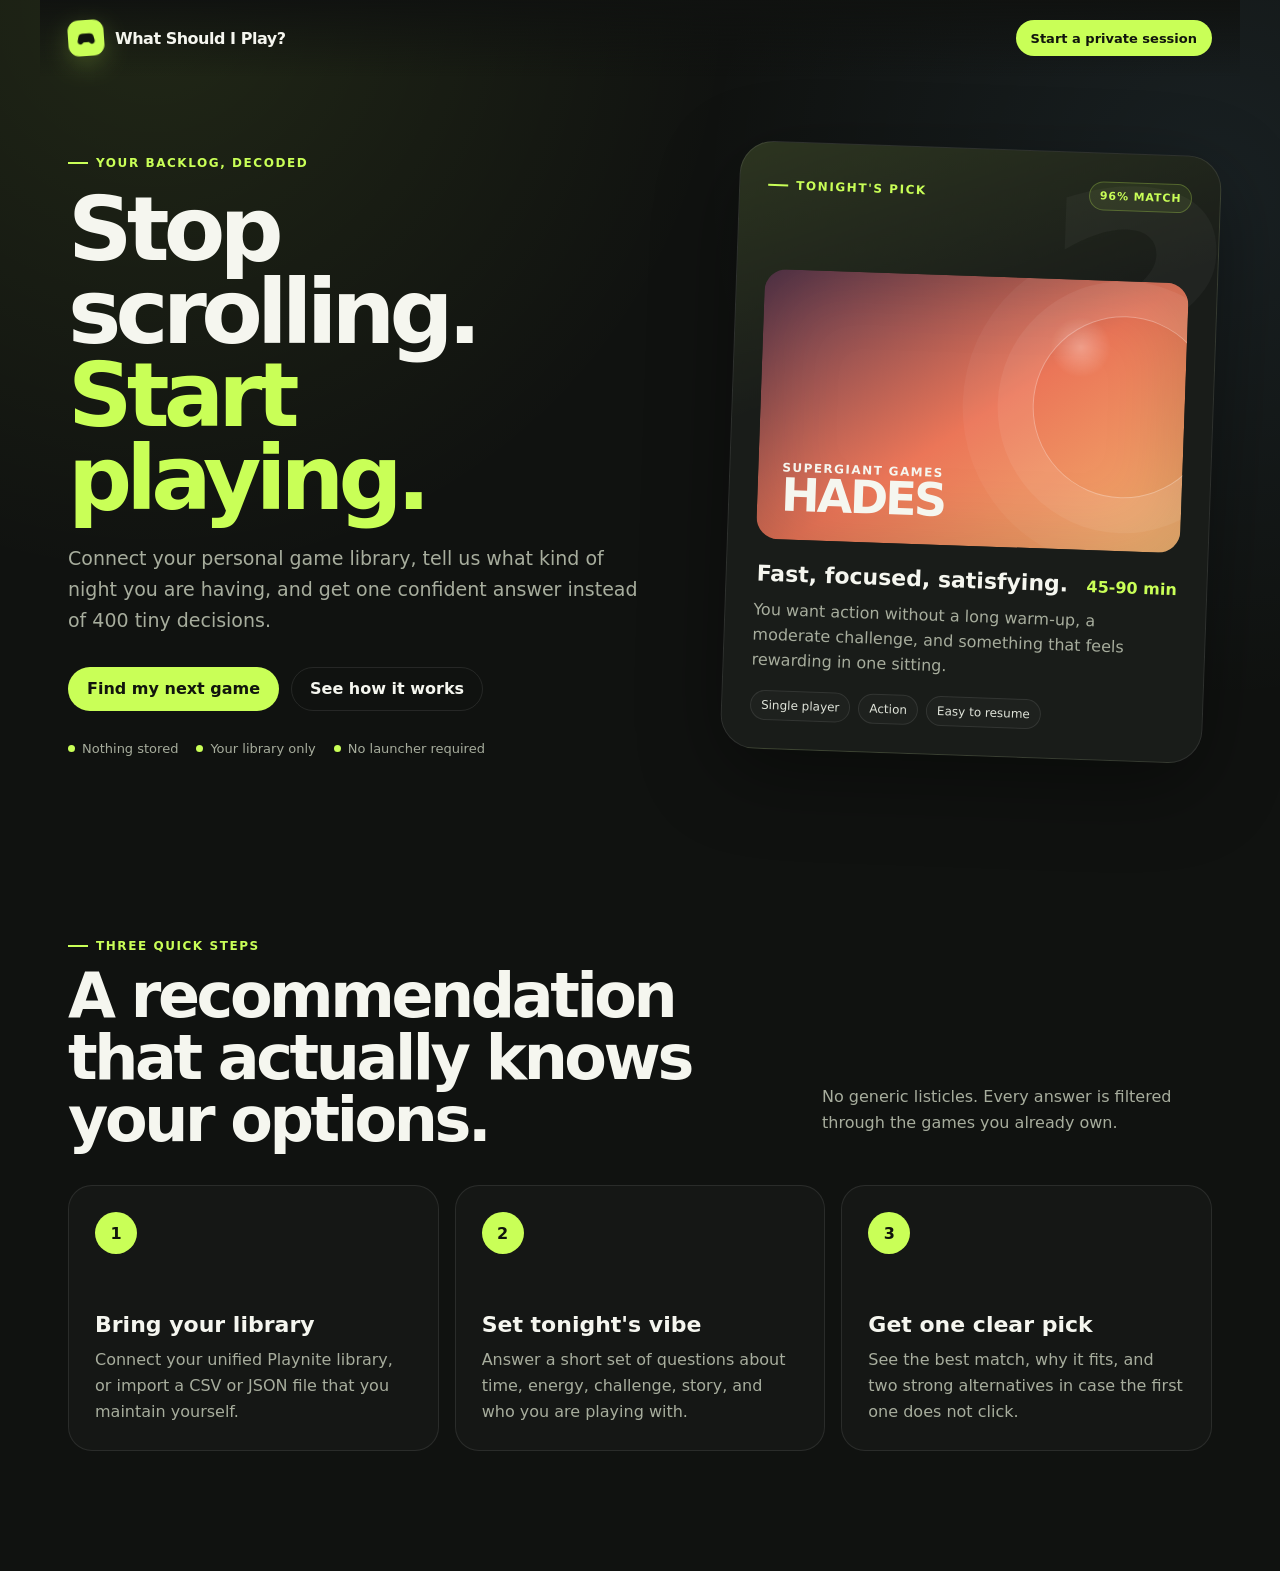
<file: index.html>
<!DOCTYPE html>
<html lang="en">
<head>
  <meta charset="UTF-8">
  <meta name="viewport" content="width=device-width, initial-scale=1.0">
  <meta name="description" content="What Should I Play? turns your personal game library and current mood into one confident recommendation.">
  <title>What Should I Play?</title>
  <link rel="stylesheet" href="styles.css">
</head>
<body>
  <div id="landingView">
    <nav class="site-nav">
      <a class="brand" href="#">
        <span class="brand-mark" aria-hidden="true">
          <svg viewBox="0 0 24 24"><path d="M8.2 7.2h7.6a4.7 4.7 0 0 1 4.5 3.5l1 4a3.1 3.1 0 0 1-5.2 3l-1.2-1.2H9.1l-1.2 1.2a3.1 3.1 0 0 1-5.2-3l1-4a4.7 4.7 0 0 1 4.5-3.5Z"/><path d="M8 11v4M6 13h4M16.5 11.5h.01M18.5 14h.01"/></svg>
        </span>
        <span>What Should I Play?</span>
      </a>
      <div class="nav-actions">
        <button class="btn small" data-enter>Start a private session</button>
      </div>
    </nav>

    <main>
      <section class="hero">
        <div class="hero-copy">
          <span class="eyebrow">Your backlog, decoded</span>
          <h1>Stop scrolling.<br><span>Start playing.</span></h1>
          <p>Connect your personal game library, tell us what kind of night you are having, and get one confident answer instead of 400 tiny decisions.</p>
          <div class="hero-actions">
            <button class="btn" data-enter>Find my next game</button>
            <a class="btn secondary" href="#howItWorks">See how it works</a>
          </div>
          <div class="trust-row">
            <span class="trust-item"><span class="trust-dot"></span>Nothing stored</span>
            <span class="trust-item"><span class="trust-dot"></span>Your library only</span>
            <span class="trust-item"><span class="trust-dot"></span>No launcher required</span>
          </div>
        </div>

        <div class="recommendation-card" aria-label="Example recommendation">
          <div class="card-top">
            <span class="eyebrow">Tonight's pick</span>
            <span class="live-pill">96% match</span>
          </div>
          <div class="fake-cover">
            <span style="position:relative;font-size:12px;font-weight:800;letter-spacing:.12em;text-transform:uppercase;">Supergiant Games</span>
            <h3>Hades</h3>
          </div>
          <div class="match-score">
            <strong>Fast, focused, satisfying.</strong>
            <span>45-90 min</span>
          </div>
          <div class="reason">You want action without a long warm-up, a moderate challenge, and something that feels rewarding in one sitting.</div>
          <div class="tag-row">
            <span class="tag">Single player</span>
            <span class="tag">Action</span>
            <span class="tag">Easy to resume</span>
          </div>
        </div>
      </section>

      <section class="how" id="howItWorks">
        <div class="section-heading">
          <div>
            <span class="eyebrow">Three quick steps</span>
            <h2>A recommendation that actually knows your options.</h2>
          </div>
          <p>No generic listicles. Every answer is filtered through the games you already own.</p>
        </div>
        <div class="steps">
          <article class="step">
            <span class="step-number">1</span>
            <h3>Bring your library</h3>
            <p>Connect your unified Playnite library, or import a CSV or JSON file that you maintain yourself.</p>
          </article>
          <article class="step">
            <span class="step-number">2</span>
            <h3>Set tonight's vibe</h3>
            <p>Answer a short set of questions about time, energy, challenge, story, and who you are playing with.</p>
          </article>
          <article class="step">
            <span class="step-number">3</span>
            <h3>Get one clear pick</h3>
            <p>See the best match, why it fits, and two strong alternatives in case the first one does not click.</p>
          </article>
        </div>
      </section>
    </main>
  </div>

  <div class="app-shell hidden" id="appView">
    <aside class="sidebar">
      <div class="brand">
        <span class="brand-mark" aria-hidden="true">
          <svg viewBox="0 0 24 24"><path d="M8.2 7.2h7.6a4.7 4.7 0 0 1 4.5 3.5l1 4a3.1 3.1 0 0 1-5.2 3l-1.2-1.2H9.1l-1.2 1.2a3.1 3.1 0 0 1-5.2-3l1-4a4.7 4.7 0 0 1 4.5-3.5Z"/><path d="M8 11v4M6 13h4M16.5 11.5h.01M18.5 14h.01"/></svg>
        </span>
        <span>What Should I Play?</span>
      </div>
      <nav class="side-nav" aria-label="App navigation">
        <button class="side-link active" data-page="home">
          <span class="icon"><svg viewBox="0 0 24 24"><path d="M3 11.5 12 4l9 7.5"/><path d="M5.5 10v10h13V10M9.5 20v-6h5v6"/></svg></span>
          Home
        </button>
        <button class="side-link" data-page="connect">
          <span class="icon"><svg viewBox="0 0 24 24"><path d="M8 12h8M12 8v8"/><rect x="3" y="3" width="18" height="18" rx="5"/></svg></span>
          Connect library
        </button>
        <button class="side-link" data-page="library">
          <span class="icon"><svg viewBox="0 0 24 24"><path d="M4 5h16v14H4zM8 5v14M12 9h5M12 13h5"/></svg></span>
          My games
        </button>
        <button class="side-link" data-page="quiz">
          <span class="icon"><svg viewBox="0 0 24 24"><path d="M9.1 9a3 3 0 1 1 4.7 2.5c-1.2.8-1.8 1.3-1.8 2.5M12 18h.01"/><circle cx="12" cy="12" r="9"/></svg></span>
          Find a game
        </button>
      </nav>
      <div class="sidebar-bottom">
        <div class="profile-chip">
          <span class="avatar">0</span>
          <div>
            <strong>Session only</strong>
            <span>Nothing is saved</span>
          </div>
        </div>
        <button class="side-link" id="clearSessionBtn">
          <span class="icon"><svg viewBox="0 0 24 24"><path d="M10 5H5v14h5M14 8l4 4-4 4M18 12H9"/></svg></span>
          Clear and exit
        </button>
      </div>
    </aside>

    <main class="app-main">
      <div class="mobile-topbar">
        <div class="brand">
          <span class="brand-mark" aria-hidden="true">
            <svg viewBox="0 0 24 24"><path d="M8.2 7.2h7.6a4.7 4.7 0 0 1 4.5 3.5l1 4a3.1 3.1 0 0 1-5.2 3l-1.2-1.2H9.1l-1.2 1.2a3.1 3.1 0 0 1-5.2-3l1-4a4.7 4.7 0 0 1 4.5-3.5Z"/><path d="M8 11v4M6 13h4M16.5 11.5h.01M18.5 14h.01"/></svg>
          </span>
          <span>WSIP?</span>
        </div>
        <button class="btn secondary small" id="mobileClearSession">Clear session</button>
      </div>
      <nav class="mobile-nav" aria-label="Mobile app navigation">
        <button class="side-link active" data-page="home">Home</button>
        <button class="side-link" data-page="connect">Connect</button>
        <button class="side-link" data-page="library">Games</button>
        <button class="side-link" data-page="quiz">Find a game</button>
      </nav>

      <section class="page" id="homePage">
        <div class="page-header">
          <div>
            <span class="eyebrow">Welcome back</span>
            <h1>Ready when you are.</h1>
            <p>Bring in your games, answer a few questions, and turn your backlog into tonight's plan.</p>
          </div>
          <button class="btn" data-go="quiz">Find my game</button>
        </div>
        <div class="stats-grid">
          <div class="stat-card"><span>Games in library</span><strong id="gameCount">0</strong></div>
          <div class="stat-card"><span>Sources connected</span><strong id="sourceCount">0</strong></div>
          <div class="stat-card"><span>Recommendations</span><strong id="recommendationCount">0</strong></div>
        </div>
        <div class="dashboard-grid">
          <div class="panel">
            <div class="panel-title"><h2>Your next move</h2></div>
            <div class="empty-state" id="homeEmpty">
              <div class="empty-icon icon"><svg viewBox="0 0 24 24"><path d="M8.2 7.2h7.6a4.7 4.7 0 0 1 4.5 3.5l1 4a3.1 3.1 0 0 1-5.2 3l-1.2-1.2H9.1l-1.2 1.2a3.1 3.1 0 0 1-5.2-3l1-4a4.7 4.7 0 0 1 4.5-3.5Z"/><path d="M8 11v4M6 13h4M16.5 11.5h.01M18.5 14h.01"/></svg></div>
              <h3>Add your first games</h3>
              <p>Connect Playnite or upload your own library file. Everything is held only for this browser session.</p>
              <button class="btn" data-go="connect">Connect a library</button>
            </div>
            <div class="recent-card hidden" id="homeReady">
              <div class="mini-cover"></div>
              <h3>Your library is ready.</h3>
              <p id="homeReadyCopy">Answer 12 quick questions and we will rank the games that fit right now.</p>
              <button class="btn small" style="margin-top:16px" data-go="quiz">Start the mood check</button>
            </div>
          </div>
          <aside class="panel">
            <div class="panel-title"><h2>How your data works</h2></div>
            <p class="muted" style="line-height:1.65;margin-top:0">Your library and answers remain in this tab's memory. Closing or clearing the session removes them.</p>
            <div class="tag-row">
              <span class="tag">No account</span>
              <span class="tag">No database</span>
              <span class="tag">Session only</span>
            </div>
          </aside>
        </div>
      </section>

      <section class="page hidden" id="connectPage">
        <div class="page-header">
          <div>
            <span class="eyebrow">Your library</span>
            <h1>Bring your games together.</h1>
            <p>Choose the source that works for you. Each option includes instructions before you connect or upload anything.</p>
          </div>
        </div>
        <div class="source-grid">
          <article class="source-card">
            <div class="source-head"><span class="source-logo">P</span><span class="status-pill" id="playniteStatus">Open Playnite</span></div>
            <h3>Playnite</h3>
            <p>Use the companion extension to read your unified local library directly. Playnite does not need to export a file.</p>
            <button class="btn secondary full" data-source="playnite">Connect with Playnite</button>
          </article>
          <article class="source-card">
            <div class="source-head"><span class="source-logo">CSV</span><span class="status-pill" id="csvStatus">Ready</span></div>
            <h3>CSV file</h3>
            <p>Upload a spreadsheet maintained by you. A game name is the only required field.</p>
            <button class="btn secondary full" data-source="csv">Import CSV</button>
          </article>
          <article class="source-card">
            <div class="source-head"><span class="source-logo">{ }</span><span class="status-pill" id="jsonStatus">Ready</span></div>
            <h3>JSON file</h3>
            <p>Import a richer library with genres, moods, session length, multiplayer support, and installed status.</p>
            <button class="btn secondary full" data-source="json">Import JSON</button>
          </article>
        </div>
      </section>

      <section class="page hidden" id="libraryPage">
        <div class="page-header">
          <div>
            <span class="eyebrow">Personal collection</span>
            <h1>My games</h1>
            <p>Only games loaded into this temporary browser session are considered.</p>
          </div>
          <button class="btn" data-go="connect">Add games</button>
        </div>
        <div class="library-toolbar">
          <input class="search-input" id="librarySearch" type="search" placeholder="Search your library">
        </div>
        <div class="game-list" id="gameList"></div>
        <div class="empty-state" id="libraryEmpty">
          <h3>No games yet</h3>
          <p>Connect Playnite or upload your own CSV or JSON file to start matching.</p>
          <button class="btn" data-go="connect">Choose a source</button>
        </div>
      </section>

      <section class="page hidden" id="quizPage">
        <div class="quiz-wrap">
          <div id="quizContent">
            <div class="progress-meta"><span id="questionNumber">Question 1 of 12</span><span id="progressPercent">8%</span></div>
            <div class="progress-track"><div class="progress-fill" id="progressFill" style="width:8%"></div></div>
            <div class="question-card">
              <span class="eyebrow">Right now</span>
              <h2 id="questionTitle"></h2>
              <p id="questionHelp"></p>
              <div class="options" id="questionOptions"></div>
              <div class="quiz-actions">
                <button class="btn secondary" id="quizBack">Back</button>
                <button class="btn" id="quizNext" disabled>Next question</button>
              </div>
            </div>
          </div>
          <div class="empty-state hidden" id="quizNoGames">
            <h3>Your quiz needs a library</h3>
            <p>Add at least one game first. The recommendation engine only chooses from games loaded for this session.</p>
            <button class="btn" data-go="connect">Add my games</button>
          </div>
        </div>
      </section>

      <section class="page hidden" id="resultPage">
        <div class="result-layout">
          <div class="result-cover" id="resultCover">
            <span class="score-badge" id="resultScore">Best match</span>
            <h2 id="resultGame">Your game</h2>
          </div>
          <div class="result-copy">
            <span class="eyebrow">Tonight's answer</span>
            <h1>Play <span id="resultGameInline">this one</span>.</h1>
            <p id="resultReason"></p>
            <ul class="why-list" id="whyList"></ul>
            <div class="tag-row" id="resultTags"></div>
            <div class="alternatives" id="alternatives"></div>
            <div class="exclusion-panel hidden" id="exclusionPanel">
              <span id="excludedCount">0 games excluded this session</span>
              <button class="link-button" id="resetExcludedBtn" type="button">Reset excluded games</button>
            </div>
            <div class="result-actions">
              <button class="btn secondary" id="excludeResultBtn" type="button">Exclude this game</button>
              <button class="btn" data-go="quiz" id="retakeBtn">Retake the quiz</button>
              <button class="btn secondary" data-go="library">View my library</button>
            </div>
          </div>
        </div>
      </section>
    </main>
  </div>

  <div class="drawer-backdrop hidden" id="sourceDrawer">
    <aside class="drawer" role="dialog" aria-modal="true" aria-labelledby="drawerTitle">
      <button class="close-btn" id="closeDrawer" aria-label="Close" style="float:right">&times;</button>
      <span class="eyebrow" id="drawerEyebrow">Library source</span>
      <h2 id="drawerTitle">Connect a source</h2>
      <p id="drawerIntro"></p>
      <div id="drawerContent"></div>
    </aside>
  </div>

  <div class="toast" id="toast" role="status"></div>

  <script src="app.js"></script>
  <script src="playnite-bridge.js"></script>
</body>
</html>
</file>
<file: styles.css>
:root {
      --ink: #f5f6ef;
      --muted: #a7ad9d;
      --dim: #72796d;
      --panel: rgba(25, 28, 25, 0.88);
      --panel-solid: #191c19;
      --panel-2: #202420;
      --line: rgba(255, 255, 255, 0.09);
      --lime: #c9ff57;
      --lime-dark: #19210a;
      --peach: #ff9e7a;
      --blue: #83c9ff;
      --danger: #ff7d7d;
      --shadow: 0 24px 80px rgba(0, 0, 0, 0.38);
      --radius: 24px;
      --radius-sm: 14px;
    }

    * { box-sizing: border-box; }
    html { scroll-behavior: smooth; }
    body {
      margin: 0;
      min-height: 100vh;
      color: var(--ink);
      background:
        radial-gradient(circle at 12% 0%, rgba(201, 255, 87, 0.09), transparent 30%),
        radial-gradient(circle at 95% 12%, rgba(131, 201, 255, 0.08), transparent 28%),
        #101210;
      font-family: Inter, ui-sans-serif, system-ui, -apple-system, BlinkMacSystemFont, "Segoe UI", sans-serif;
    }

    button, input, select { font: inherit; }
    button { color: inherit; }
    a { color: inherit; text-decoration: none; }
    .hidden { display: none !important; }
    .muted { color: var(--muted); }
    .eyebrow {
      display: inline-flex;
      align-items: center;
      gap: 8px;
      color: var(--lime);
      font-size: 12px;
      font-weight: 800;
      letter-spacing: 0.13em;
      text-transform: uppercase;
    }
    .eyebrow::before {
      content: "";
      width: 20px;
      height: 2px;
      background: currentColor;
    }

    .btn {
      display: inline-flex;
      align-items: center;
      justify-content: center;
      gap: 9px;
      min-height: 44px;
      padding: 0 18px;
      border: 1px solid transparent;
      border-radius: 999px;
      background: var(--lime);
      color: #11150d;
      font-weight: 800;
      cursor: pointer;
      transition: transform 160ms ease, border-color 160ms ease, background 160ms ease;
    }
    .btn:hover { transform: translateY(-2px); }
    .btn.secondary {
      background: transparent;
      color: var(--ink);
      border-color: var(--line);
    }
    .btn.secondary:hover { border-color: rgba(201, 255, 87, 0.55); }
    .btn.small { min-height: 36px; padding: 0 14px; font-size: 13px; }
    .btn.full { width: 100%; }
    .btn:disabled { opacity: 0.45; cursor: not-allowed; transform: none; }

    .icon {
      width: 18px;
      height: 18px;
      display: inline-flex;
      align-items: center;
      justify-content: center;
      flex: 0 0 auto;
    }
    .icon svg { width: 100%; height: 100%; stroke: currentColor; fill: none; stroke-width: 1.8; }

    .site-nav {
      position: sticky;
      top: 0;
      z-index: 20;
      display: flex;
      align-items: center;
      justify-content: space-between;
      max-width: 1200px;
      margin: 0 auto;
      padding: 20px 28px;
      background: linear-gradient(to bottom, rgba(16, 18, 16, 0.96), rgba(16, 18, 16, 0));
    }
    .brand {
      display: flex;
      align-items: center;
      gap: 11px;
      font-weight: 850;
      letter-spacing: -0.03em;
    }
    .brand-mark {
      display: grid;
      place-items: center;
      width: 36px;
      height: 36px;
      border-radius: 11px;
      color: #11150d;
      background: var(--lime);
      transform: rotate(-4deg);
      box-shadow: 0 8px 24px rgba(201, 255, 87, 0.22);
    }
    .brand-mark svg { width: 22px; height: 22px; fill: currentColor; }
    .nav-actions { display: flex; gap: 10px; }

    .hero {
      min-height: 720px;
      display: grid;
      grid-template-columns: 1.1fr 0.9fr;
      align-items: center;
      gap: 72px;
      max-width: 1200px;
      margin: 0 auto;
      padding: 72px 28px 96px;
    }
    .hero h1 {
      max-width: 720px;
      margin: 18px 0 22px;
      font-size: clamp(54px, 7vw, 92px);
      line-height: 0.93;
      letter-spacing: -0.065em;
    }
    .hero h1 span { color: var(--lime); }
    .hero-copy > p {
      max-width: 610px;
      margin: 0 0 30px;
      color: var(--muted);
      font-size: 19px;
      line-height: 1.65;
    }
    .hero-actions { display: flex; flex-wrap: wrap; gap: 12px; }
    .trust-row {
      display: flex;
      flex-wrap: wrap;
      gap: 18px;
      margin-top: 30px;
      color: var(--muted);
      font-size: 13px;
    }
    .trust-item { display: flex; align-items: center; gap: 7px; }
    .trust-dot { width: 7px; height: 7px; border-radius: 50%; background: var(--lime); }

    .recommendation-card {
      position: relative;
      overflow: hidden;
      min-height: 560px;
      padding: 28px;
      border: 1px solid var(--line);
      border-radius: 34px;
      background:
        linear-gradient(160deg, rgba(201, 255, 87, 0.11), transparent 36%),
        var(--panel-solid);
      box-shadow: var(--shadow);
      transform: rotate(2deg);
    }
    .recommendation-card::after {
      content: "?";
      position: absolute;
      right: -20px;
      top: 30px;
      color: rgba(255, 255, 255, 0.035);
      font-size: 340px;
      font-weight: 900;
      line-height: 0.8;
    }
    .card-top { position: relative; z-index: 1; display: flex; justify-content: space-between; }
    .live-pill {
      padding: 7px 10px;
      border: 1px solid rgba(201, 255, 87, 0.25);
      border-radius: 999px;
      color: var(--lime);
      background: rgba(201, 255, 87, 0.07);
      font-size: 11px;
      font-weight: 800;
      letter-spacing: 0.08em;
      text-transform: uppercase;
    }
    .fake-cover {
      position: relative;
      z-index: 1;
      display: flex;
      flex-direction: column;
      justify-content: flex-end;
      min-height: 270px;
      margin-top: 70px;
      padding: 24px;
      overflow: hidden;
      border-radius: 22px;
      background:
        radial-gradient(circle at 75% 25%, rgba(255, 255, 255, 0.3), transparent 8%),
        linear-gradient(145deg, #56364c, #eb7658 52%, #f3b36d);
      box-shadow: inset 0 0 80px rgba(0, 0, 0, 0.18);
    }
    .fake-cover::before {
      content: "";
      position: absolute;
      width: 180px;
      height: 180px;
      right: -30px;
      top: 35px;
      border: 1px solid rgba(255, 255, 255, 0.32);
      border-radius: 50%;
      box-shadow: 0 0 0 35px rgba(255, 255, 255, 0.06), 0 0 0 70px rgba(255, 255, 255, 0.04);
    }
    .fake-cover h3 {
      position: relative;
      margin: 0;
      font-size: 46px;
      line-height: 0.9;
      letter-spacing: -0.06em;
      text-transform: uppercase;
    }
    .match-score {
      display: flex;
      align-items: baseline;
      justify-content: space-between;
      margin: 22px 2px 12px;
    }
    .match-score strong { font-size: 22px; }
    .match-score span { color: var(--lime); font-weight: 800; }
    .reason { color: var(--muted); line-height: 1.55; }
    .tag-row { display: flex; flex-wrap: wrap; gap: 8px; margin-top: 18px; }
    .tag {
      padding: 7px 10px;
      border: 1px solid var(--line);
      border-radius: 999px;
      color: #dfe3d9;
      font-size: 12px;
      background: rgba(255, 255, 255, 0.025);
    }

    .how {
      max-width: 1200px;
      margin: 0 auto;
      padding: 80px 28px 120px;
    }
    .section-heading {
      display: flex;
      align-items: end;
      justify-content: space-between;
      gap: 30px;
      margin-bottom: 34px;
    }
    .section-heading h2 {
      max-width: 650px;
      margin: 12px 0 0;
      font-size: clamp(38px, 5vw, 62px);
      letter-spacing: -0.055em;
      line-height: 1;
    }
    .section-heading p { max-width: 390px; color: var(--muted); line-height: 1.6; }
    .steps { display: grid; grid-template-columns: repeat(3, 1fr); gap: 16px; }
    .step {
      min-height: 260px;
      padding: 26px;
      border: 1px solid var(--line);
      border-radius: var(--radius);
      background: rgba(255, 255, 255, 0.025);
    }
    .step-number {
      display: grid;
      place-items: center;
      width: 42px;
      height: 42px;
      margin-bottom: 58px;
      border-radius: 50%;
      color: #11150d;
      background: var(--lime);
      font-weight: 900;
    }
    .step h3 { margin: 0 0 10px; font-size: 22px; }
    .step p { margin: 0; color: var(--muted); line-height: 1.6; }

    .modal-backdrop {
      position: fixed;
      inset: 0;
      z-index: 50;
      display: grid;
      place-items: center;
      padding: 20px;
      background: rgba(3, 5, 3, 0.78);
      backdrop-filter: blur(12px);
    }
    .modal {
      width: min(470px, 100%);
      max-height: calc(100vh - 40px);
      overflow-y: auto;
      padding: 28px;
      border: 1px solid var(--line);
      border-radius: 28px;
      background: #1b1e1b;
      box-shadow: var(--shadow);
    }
    .modal-head { display: flex; justify-content: space-between; gap: 20px; }
    .modal h2 { margin: 8px 0 8px; font-size: 32px; letter-spacing: -0.04em; }
    .modal p { margin: 0 0 22px; color: var(--muted); line-height: 1.55; }
    .close-btn {
      width: 36px;
      height: 36px;
      border: 1px solid var(--line);
      border-radius: 50%;
      background: transparent;
      color: var(--muted);
      cursor: pointer;
    }
    .field { margin-bottom: 16px; }
    .field label {
      display: block;
      margin-bottom: 7px;
      color: #dde1d7;
      font-size: 13px;
      font-weight: 750;
    }
    .field input, .field select {
      width: 100%;
      min-height: 48px;
      padding: 0 14px;
      border: 1px solid var(--line);
      border-radius: 12px;
      outline: none;
      color: var(--ink);
      background: #111411;
    }
    .field input:focus, .field select:focus { border-color: rgba(201, 255, 87, 0.6); }
    .prototype-note {
      margin: 18px 0;
      padding: 13px 14px;
      border: 1px solid rgba(131, 201, 255, 0.18);
      border-radius: 12px;
      color: #beddf3;
      background: rgba(131, 201, 255, 0.06);
      font-size: 12px;
      line-height: 1.5;
    }
    .form-switch {
      margin-top: 18px;
      text-align: center;
      color: var(--muted);
      font-size: 13px;
    }
    .link-btn { padding: 0; border: 0; color: var(--lime); background: none; cursor: pointer; }

    .app-shell {
      min-height: 100vh;
      display: grid;
      grid-template-columns: 250px 1fr;
    }
    .sidebar {
      position: sticky;
      top: 0;
      height: 100vh;
      display: flex;
      flex-direction: column;
      padding: 24px 18px;
      border-right: 1px solid var(--line);
      background: #141714;
    }
    .sidebar .brand { padding: 0 8px 30px; }
    .side-nav { display: grid; gap: 5px; }
    .side-link {
      display: flex;
      align-items: center;
      gap: 12px;
      width: 100%;
      padding: 12px 13px;
      border: 0;
      border-radius: 12px;
      color: var(--muted);
      background: transparent;
      text-align: left;
      cursor: pointer;
    }
    .side-link:hover, .side-link.active { color: var(--ink); background: rgba(255, 255, 255, 0.055); }
    .side-link.active .icon { color: var(--lime); }
    .sidebar-bottom {
      margin-top: auto;
      padding-top: 18px;
      border-top: 1px solid var(--line);
    }
    .profile-chip {
      display: flex;
      align-items: center;
      gap: 11px;
      padding: 10px 8px;
    }
    .avatar {
      display: grid;
      place-items: center;
      width: 36px;
      height: 36px;
      border-radius: 50%;
      color: #11150d;
      background: var(--peach);
      font-weight: 900;
    }
    .profile-chip strong, .profile-chip span { display: block; }
    .profile-chip strong { max-width: 135px; overflow: hidden; font-size: 13px; text-overflow: ellipsis; white-space: nowrap; }
    .profile-chip span { margin-top: 2px; color: var(--dim); font-size: 11px; }

    .app-main { min-width: 0; padding: 34px clamp(22px, 5vw, 70px) 70px; }
    .mobile-topbar { display: none; }
    .page { max-width: 1140px; margin: 0 auto; }
    .page-header {
      display: flex;
      align-items: end;
      justify-content: space-between;
      gap: 24px;
      margin-bottom: 32px;
    }
    .page-header h1 { margin: 8px 0 0; font-size: clamp(38px, 5vw, 58px); letter-spacing: -0.055em; line-height: 1; }
    .page-header p { max-width: 570px; margin: 10px 0 0; color: var(--muted); line-height: 1.6; }

    .stats-grid { display: grid; grid-template-columns: repeat(3, 1fr); gap: 14px; margin-bottom: 18px; }
    .stat-card {
      padding: 21px;
      border: 1px solid var(--line);
      border-radius: 18px;
      background: var(--panel);
    }
    .stat-card span { color: var(--muted); font-size: 12px; font-weight: 750; text-transform: uppercase; letter-spacing: 0.08em; }
    .stat-card strong { display: block; margin-top: 10px; font-size: 34px; letter-spacing: -0.04em; }
    .dashboard-grid { display: grid; grid-template-columns: 1.25fr 0.75fr; gap: 18px; }
    .panel {
      padding: 24px;
      border: 1px solid var(--line);
      border-radius: var(--radius);
      background: var(--panel);
    }
    .panel-title { display: flex; align-items: center; justify-content: space-between; gap: 16px; margin-bottom: 20px; }
    .panel-title h2 { margin: 0; font-size: 21px; letter-spacing: -0.025em; }
    .empty-state {
      padding: 48px 24px;
      border: 1px dashed rgba(255, 255, 255, 0.14);
      border-radius: 18px;
      text-align: center;
    }
    .empty-state h3 { margin: 14px 0 8px; }
    .empty-state p { max-width: 430px; margin: 0 auto 20px; color: var(--muted); line-height: 1.55; }
    .empty-icon {
      display: grid;
      place-items: center;
      width: 54px;
      height: 54px;
      margin: 0 auto;
      border-radius: 16px;
      color: var(--lime);
      background: rgba(201, 255, 87, 0.08);
    }
    .recent-card {
      padding: 18px;
      border-radius: 18px;
      background: linear-gradient(140deg, rgba(255, 158, 122, 0.16), rgba(255, 255, 255, 0.025));
    }
    .recent-card .mini-cover {
      height: 120px;
      margin-bottom: 15px;
      border-radius: 12px;
      background: linear-gradient(145deg, #56364c, #eb7658 52%, #f3b36d);
    }
    .recent-card h3 { margin: 0 0 7px; }
    .recent-card p { margin: 0; color: var(--muted); font-size: 13px; line-height: 1.5; }

    .source-grid { display: grid; grid-template-columns: repeat(2, 1fr); gap: 16px; }
    .source-card {
      display: flex;
      flex-direction: column;
      min-height: 280px;
      padding: 22px;
      border: 1px solid var(--line);
      border-radius: 22px;
      background: rgba(255, 255, 255, 0.025);
    }
    .source-head { display: flex; align-items: center; justify-content: space-between; gap: 12px; }
    .source-logo {
      display: grid;
      place-items: center;
      width: 44px;
      height: 44px;
      border-radius: 13px;
      color: #11150d;
      background: var(--blue);
      font-size: 18px;
      font-weight: 900;
    }
    .source-card:nth-child(2) .source-logo { background: var(--peach); }
    .source-card:nth-child(3) .source-logo { background: var(--lime); }
    .source-card:nth-child(4) .source-logo { background: #d4b7ff; }
    .source-card h3 { margin: 20px 0 8px; font-size: 22px; }
    .source-card p { margin: 0 0 18px; color: var(--muted); font-size: 14px; line-height: 1.55; }
    .source-card .btn { margin-top: auto; }
    .status-pill {
      padding: 5px 8px;
      border-radius: 999px;
      color: var(--muted);
      background: rgba(255, 255, 255, 0.055);
      font-size: 10px;
      font-weight: 850;
      letter-spacing: 0.06em;
      text-transform: uppercase;
    }
    .status-pill.connected { color: var(--lime); background: rgba(201, 255, 87, 0.08); }

    .drawer-backdrop {
      position: fixed;
      inset: 0;
      z-index: 40;
      background: rgba(3, 5, 3, 0.66);
      backdrop-filter: blur(8px);
    }
    .drawer {
      position: absolute;
      top: 0;
      right: 0;
      width: min(560px, 100%);
      height: 100%;
      overflow-y: auto;
      padding: 32px;
      border-left: 1px solid var(--line);
      background: #191c19;
      box-shadow: -24px 0 80px rgba(0, 0, 0, 0.38);
    }
    .drawer h2 { margin: 10px 0 10px; font-size: 34px; letter-spacing: -0.04em; }
    .drawer > p { color: var(--muted); line-height: 1.6; }
    .instruction-list { display: grid; gap: 12px; margin: 24px 0; }
    .instruction {
      display: grid;
      grid-template-columns: 30px 1fr;
      gap: 12px;
      padding: 14px;
      border: 1px solid var(--line);
      border-radius: 14px;
      background: rgba(255, 255, 255, 0.025);
    }
    .instruction-num {
      display: grid;
      place-items: center;
      width: 28px;
      height: 28px;
      border-radius: 50%;
      color: #11150d;
      background: var(--lime);
      font-size: 12px;
      font-weight: 900;
    }
    .instruction strong { display: block; margin-bottom: 4px; font-size: 14px; }
    .instruction span { color: var(--muted); font-size: 13px; line-height: 1.5; }
    .upload-zone {
      display: grid;
      place-items: center;
      min-height: 170px;
      padding: 24px;
      border: 1px dashed rgba(201, 255, 87, 0.32);
      border-radius: 18px;
      background: rgba(201, 255, 87, 0.035);
      text-align: center;
      cursor: pointer;
    }
    .upload-zone input { display: none; }
    .upload-zone strong { display: block; margin: 12px 0 5px; }
    .upload-zone span { color: var(--muted); font-size: 12px; }
    .format-box {
      margin-top: 16px;
      padding: 15px;
      border-radius: 14px;
      background: #101310;
      color: #bdc5b7;
      font: 12px/1.65 ui-monospace, SFMono-Regular, Consolas, monospace;
      overflow-x: auto;
      white-space: pre;
    }
    .privacy-box {
      margin-top: 18px;
      padding: 14px;
      border-left: 3px solid var(--blue);
      color: #bfd8eb;
      background: rgba(131, 201, 255, 0.055);
      font-size: 12px;
      line-height: 1.55;
    }

    .library-toolbar { display: flex; gap: 10px; margin-bottom: 18px; }
    .search-input {
      flex: 1;
      min-height: 44px;
      padding: 0 15px;
      border: 1px solid var(--line);
      border-radius: 999px;
      outline: none;
      color: var(--ink);
      background: #171a17;
    }
    .game-list { display: grid; gap: 9px; }
    .game-row {
      display: grid;
      grid-template-columns: 42px minmax(0, 1fr) 110px 100px 34px;
      align-items: center;
      gap: 14px;
      padding: 12px;
      border: 1px solid var(--line);
      border-radius: 15px;
      background: rgba(255, 255, 255, 0.022);
    }
    .game-art {
      display: grid;
      place-items: center;
      width: 42px;
      height: 42px;
      border-radius: 11px;
      color: #11150d;
      background: var(--peach);
      font-weight: 900;
    }
    .game-row strong { overflow: hidden; text-overflow: ellipsis; white-space: nowrap; }
    .game-row small { display: block; margin-top: 3px; color: var(--dim); }
    .game-row .source-label, .game-row .install-label { color: var(--muted); font-size: 12px; }
    .remove-game {
      width: 32px;
      height: 32px;
      border: 0;
      border-radius: 50%;
      color: var(--dim);
      background: transparent;
      cursor: pointer;
    }
    .remove-game:hover { color: var(--danger); background: rgba(255, 125, 125, 0.08); }

    .quiz-wrap { max-width: 780px; margin: 0 auto; }
    .progress-meta { display: flex; justify-content: space-between; margin-bottom: 10px; color: var(--muted); font-size: 12px; }
    .progress-track { height: 5px; margin-bottom: 40px; overflow: hidden; border-radius: 999px; background: rgba(255, 255, 255, 0.08); }
    .progress-fill { height: 100%; border-radius: inherit; background: var(--lime); transition: width 220ms ease; }
    .question-card h2 { margin: 0 0 10px; font-size: clamp(32px, 5vw, 52px); letter-spacing: -0.05em; line-height: 1.05; }
    .question-card > p { margin: 0 0 28px; color: var(--muted); line-height: 1.6; }
    .options { display: grid; grid-template-columns: repeat(2, 1fr); gap: 11px; }
    .option {
      min-height: 92px;
      padding: 17px;
      border: 1px solid var(--line);
      border-radius: 16px;
      color: var(--ink);
      background: rgba(255, 255, 255, 0.025);
      text-align: left;
      cursor: pointer;
      transition: border-color 150ms ease, background 150ms ease, transform 150ms ease;
    }
    .option:hover { transform: translateY(-2px); border-color: rgba(201, 255, 87, 0.35); }
    .option.selected { border-color: var(--lime); background: rgba(201, 255, 87, 0.075); }
    .option strong { display: block; margin-bottom: 5px; }
    .option span { color: var(--muted); font-size: 12px; line-height: 1.4; }
    .quiz-actions { display: flex; justify-content: space-between; gap: 12px; margin-top: 24px; }

    .result-layout { display: grid; grid-template-columns: 0.9fr 1.1fr; gap: 26px; align-items: stretch; }
    .result-cover {
      display: flex;
      flex-direction: column;
      justify-content: space-between;
      min-height: 510px;
      padding: 26px;
      overflow: hidden;
      border-radius: 28px;
      background: linear-gradient(145deg, #56364c, #eb7658 52%, #f3b36d);
      box-shadow: var(--shadow);
    }
    .result-cover .score-badge {
      align-self: flex-start;
      padding: 8px 11px;
      border-radius: 999px;
      color: white;
      background: rgba(0, 0, 0, 0.3);
      font-size: 12px;
      font-weight: 850;
    }
    .result-cover h2 { margin: 0; font-size: clamp(46px, 7vw, 76px); line-height: 0.88; letter-spacing: -0.065em; text-transform: uppercase; }
    .result-copy { display: flex; flex-direction: column; justify-content: center; padding: 12px 0; }
    .result-copy h1 { margin: 14px 0; font-size: clamp(38px, 5vw, 58px); letter-spacing: -0.055em; line-height: 1; }
    .result-copy > p { margin: 0 0 24px; color: var(--muted); font-size: 17px; line-height: 1.7; }
    .why-list { display: grid; gap: 10px; margin: 0 0 26px; padding: 0; list-style: none; }
    .why-list li { display: flex; gap: 10px; color: #d7dbd2; }
    .why-list li::before { content: "+"; color: var(--lime); font-weight: 900; }
    .alternatives { display: grid; grid-template-columns: repeat(2, 1fr); gap: 10px; margin-top: 20px; }
    .alt-card { padding: 14px; border: 1px solid var(--line); border-radius: 14px; background: rgba(255, 255, 255, 0.025); }
    .alt-card strong { display: block; margin-bottom: 4px; }
    .alt-card span { color: var(--muted); font-size: 12px; }
    .exclusion-panel {
      display: flex;
      align-items: center;
      justify-content: space-between;
      gap: 12px;
      margin-top: 22px;
      padding: 12px 14px;
      border: 1px solid rgba(201, 255, 87, 0.18);
      border-radius: 16px;
      color: var(--muted);
      background: rgba(201, 255, 87, 0.055);
      font-size: 13px;
    }
    .link-button {
      padding: 0;
      border: 0;
      color: var(--lime);
      background: transparent;
      font: inherit;
      font-weight: 800;
      cursor: pointer;
    }
    .result-actions { display: flex; gap: 10px; flex-wrap: wrap; margin-top: 26px; }

    .toast {
      position: fixed;
      left: 50%;
      bottom: 24px;
      z-index: 90;
      transform: translate(-50%, 20px);
      padding: 12px 16px;
      border: 1px solid rgba(201, 255, 87, 0.24);
      border-radius: 999px;
      color: #e8f8c6;
      background: #20271a;
      box-shadow: 0 10px 40px rgba(0, 0, 0, 0.35);
      opacity: 0;
      pointer-events: none;
      transition: opacity 180ms ease, transform 180ms ease;
      font-size: 13px;
    }
    .toast.show { opacity: 1; transform: translate(-50%, 0); }

    @media (max-width: 900px) {
      .hero { grid-template-columns: 1fr; padding-top: 38px; }
      .recommendation-card { max-width: 580px; min-height: 500px; transform: none; }
      .steps, .stats-grid { grid-template-columns: 1fr; }
      .section-heading { align-items: start; flex-direction: column; }
      .app-shell { display: block; }
      .sidebar { display: none; }
      .mobile-topbar {
        display: flex;
        align-items: center;
        justify-content: space-between;
        margin: -10px 0 26px;
      }
      .mobile-nav { display: flex; gap: 7px; overflow-x: auto; padding-bottom: 7px; }
      .mobile-nav .side-link { width: auto; white-space: nowrap; padding: 9px 12px; }
      .dashboard-grid, .result-layout { grid-template-columns: 1fr; }
      .source-grid { grid-template-columns: 1fr; }
    }

    @media (max-width: 620px) {
      .site-nav { padding: 16px 18px; }
      .site-nav .brand span:last-child { display: none; }
      .nav-actions .secondary { display: none; }
      .hero { min-height: auto; padding: 48px 18px 70px; gap: 45px; }
      .hero h1 { font-size: 52px; }
      .hero-copy > p { font-size: 16px; }
      .recommendation-card { min-height: 470px; padding: 20px; }
      .fake-cover { min-height: 230px; margin-top: 50px; }
      .how { padding: 60px 18px 90px; }
      .app-main { padding: 20px 16px 50px; }
      .page-header { align-items: start; flex-direction: column; }
      .page-header .btn { width: 100%; }
      .options { grid-template-columns: 1fr; }
      .game-row { grid-template-columns: 42px minmax(0, 1fr) 34px; }
      .game-row .source-label, .game-row .install-label { display: none; }
      .drawer { padding: 24px 18px; }
      .result-cover { min-height: 420px; }
      .alternatives { grid-template-columns: 1fr; }
    }
</file>
